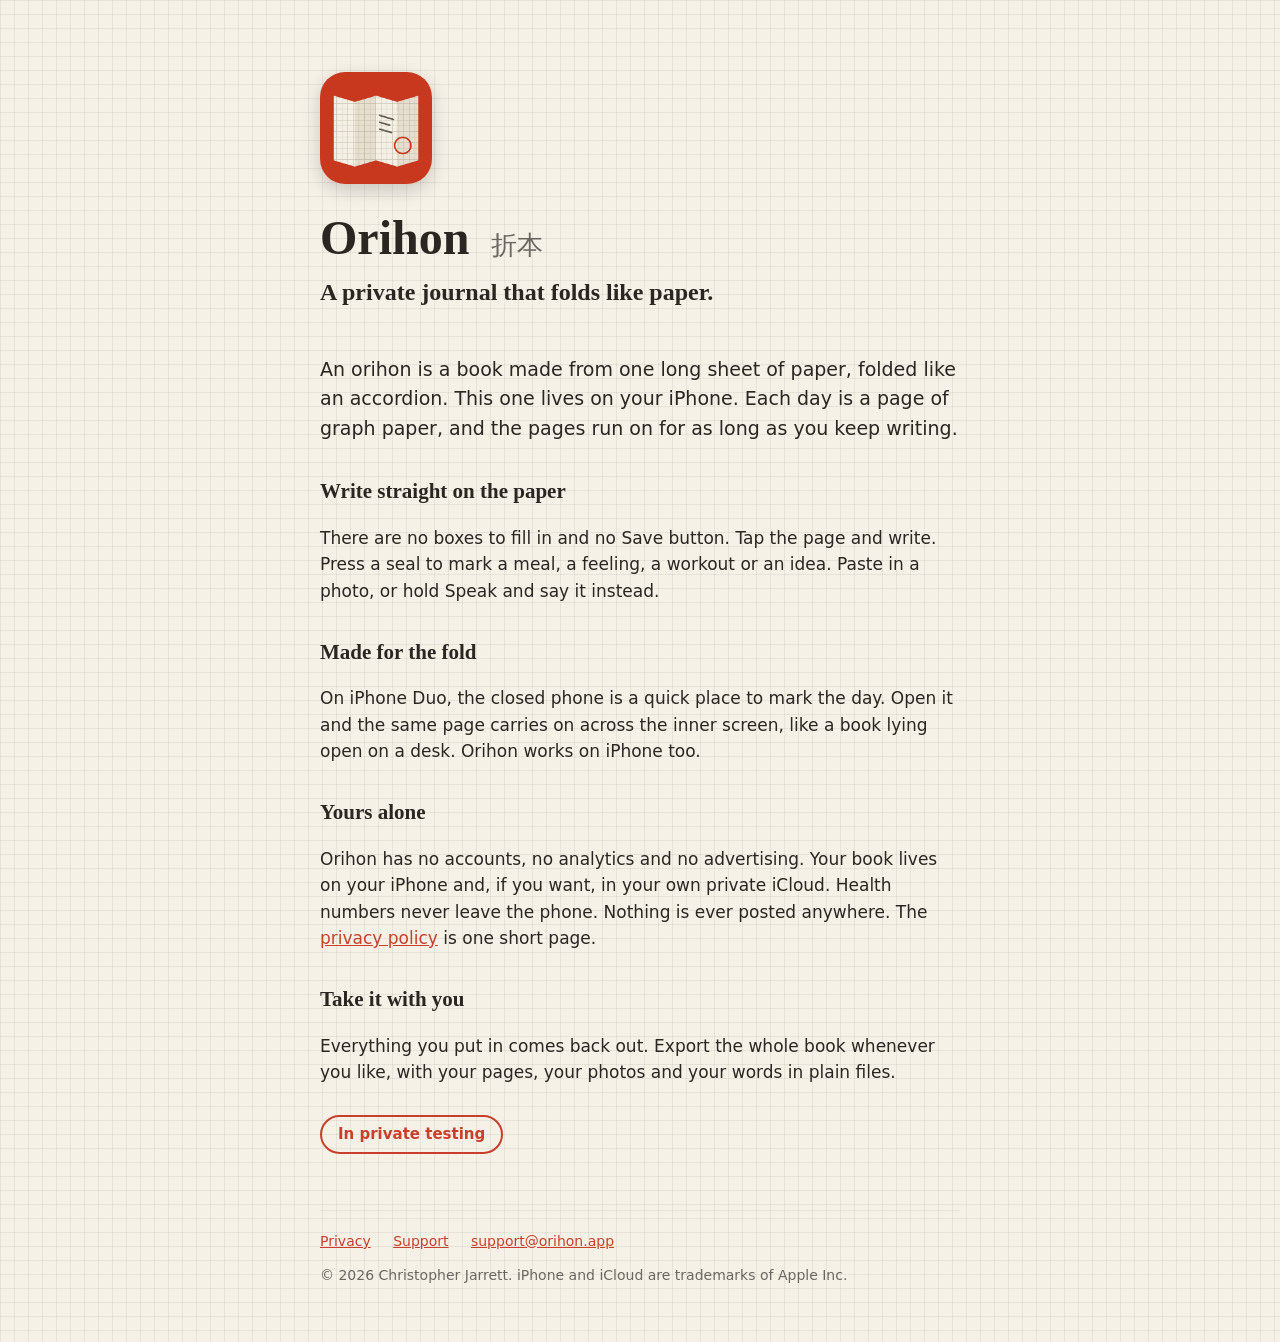
<file: index.html>
<!doctype html>
<html lang="en">
<head>
<meta charset="utf-8">
<meta name="viewport" content="width=device-width, initial-scale=1">
<title>Orihon, a private journal that folds like paper</title>
<meta name="description" content="Orihon is a private journal for iPhone Duo and iPhone. Write straight on the paper. No accounts, no analytics, nothing posted anywhere.">
<link rel="canonical" href="https://orihon.app/">
<link rel="icon" type="image/png" href="favicon.png">
<link rel="apple-touch-icon" href="apple-touch-icon.png">
<link rel="stylesheet" href="style.css">
</head>
<body class="paper">
<main>
<header class="masthead">
  <img class="light" src="icon-light.png" width="112" height="112" alt="The Orihon app icon: a folded sheet of graph paper with three written lines and a seal ring">
  <img class="dark" src="icon-dark.png" width="112" height="112" alt="The Orihon app icon: a folded sheet of graph paper with three written lines and a seal ring">
  <h1>Orihon <span lang="ja">折本</span></h1>
  <p class="tagline">A private journal that folds like paper.</p>
</header>

<p class="lede">An orihon is a book made from one long sheet of paper, folded like an accordion. This one lives on your iPhone. Each day is a page of graph paper, and the pages run on for as long as you keep writing.</p>

<h2>Write straight on the paper</h2>
<p>There are no boxes to fill in and no Save button. Tap the page and write. Press a seal to mark a meal, a feeling, a workout or an idea. Paste in a photo, or hold Speak and say it instead.</p>

<h2>Made for the fold</h2>
<p>On iPhone Duo, the closed phone is a quick place to mark the day. Open it and the same page carries on across the inner screen, like a book lying open on a desk. Orihon works on iPhone too.</p>

<h2>Yours alone</h2>
<p>Orihon has no accounts, no analytics and no advertising. Your book lives on your iPhone and, if you want, in your own private iCloud. Health numbers never leave the phone. Nothing is ever posted anywhere. The <a href="privacy/">privacy policy</a> is one short page.</p>

<h2>Take it with you</h2>
<p>Everything you put in comes back out. Export the whole book whenever you like, with your pages, your photos and your words in plain files.</p>

<p class="seal">In private testing</p>
</main>

<footer>
  <nav>
    <a href="privacy/">Privacy</a>
    <a href="support/">Support</a>
    <a href="mailto:support@orihon.app">support@orihon.app</a>
  </nav>
  <p>© 2026 Christopher Jarrett. iPhone and iCloud are trademarks of Apple Inc.</p>
</footer>
</body>
</html>
</file>
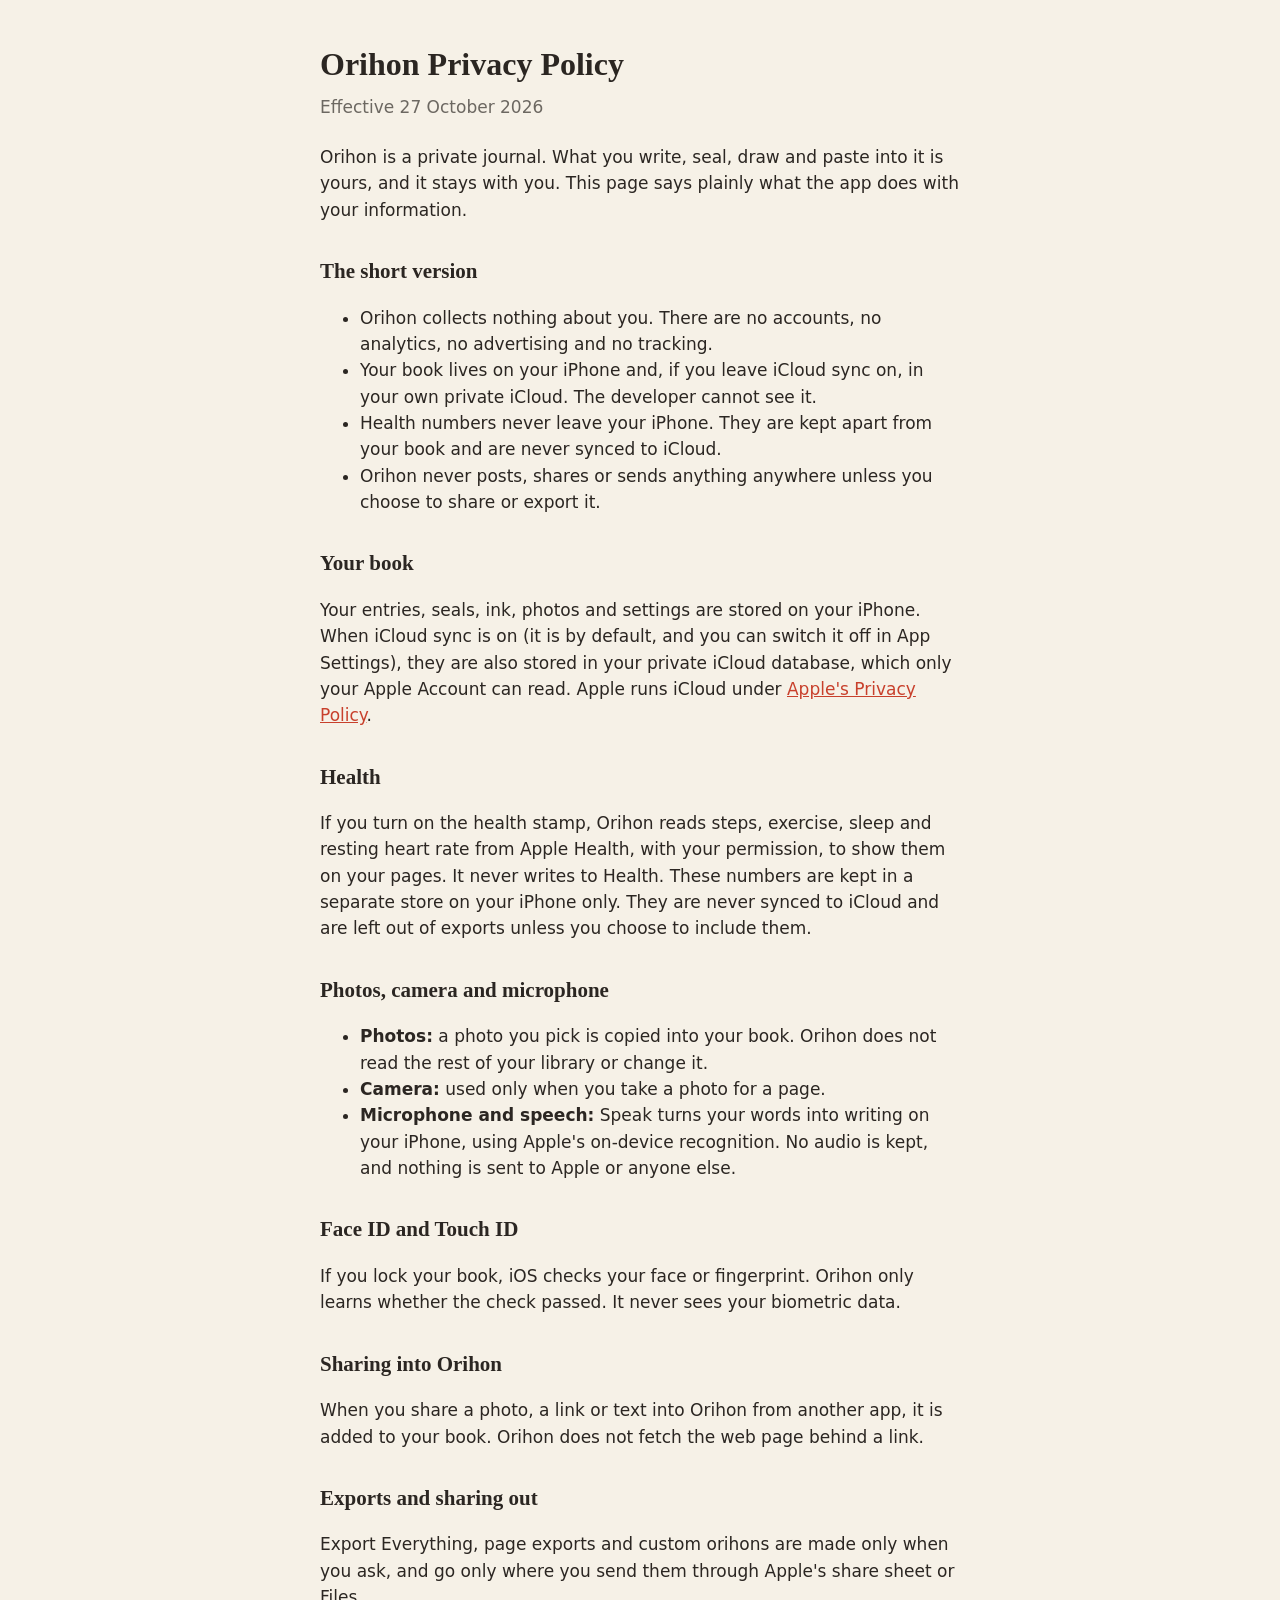
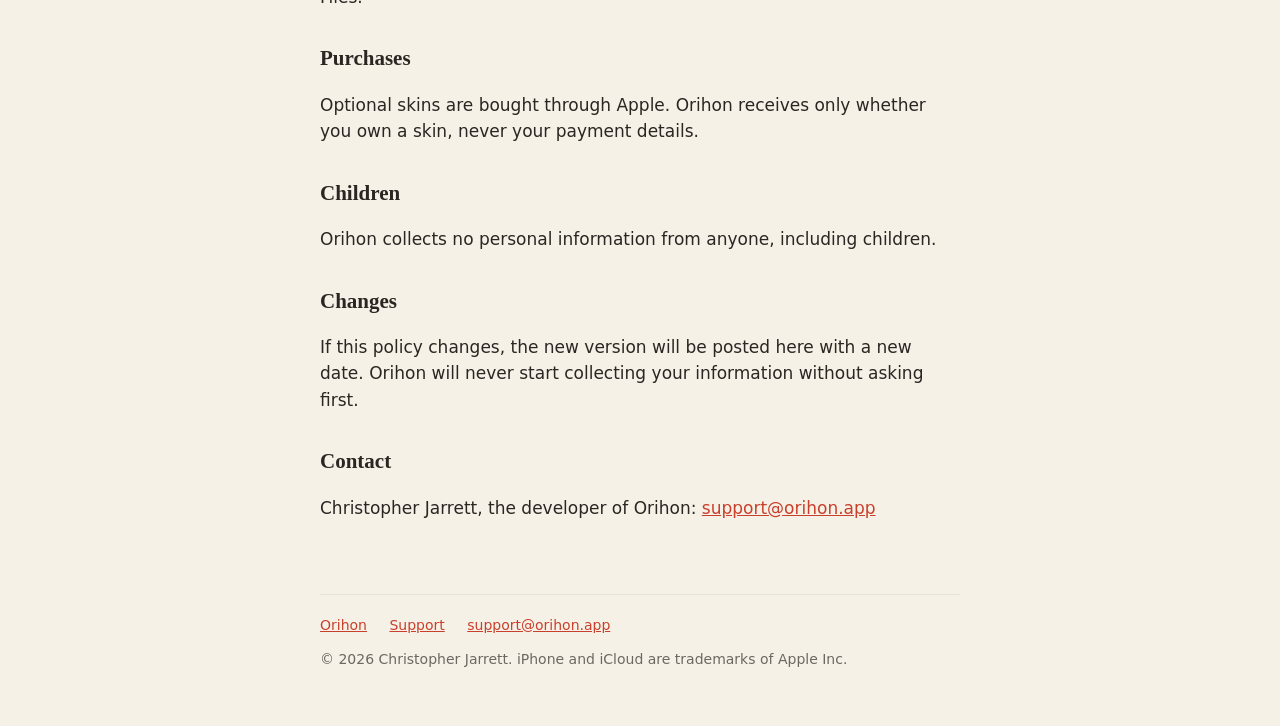
<file: privacy/index.html>
<!doctype html>
<html lang="en">
<head>
<meta charset="utf-8">
<meta name="viewport" content="width=device-width, initial-scale=1">
<title>Orihon Privacy Policy</title>
<link rel="canonical" href="https://orihon.app/privacy/">
<link rel="icon" type="image/png" href="../favicon.png">
<link rel="apple-touch-icon" href="../apple-touch-icon.png">
<link rel="stylesheet" href="../style.css">
</head>
<body>
<main>
<h1>Orihon Privacy Policy</h1>
<p class="date">Effective 27 October 2026</p>

<p>Orihon is a private journal. What you write, seal, draw and paste into it is yours, and it stays with you. This page says plainly what the app does with your information.</p>

<h2>The short version</h2>
<ul>
  <li>Orihon collects nothing about you. There are no accounts, no analytics, no advertising and no tracking.</li>
  <li>Your book lives on your iPhone and, if you leave iCloud sync on, in your own private iCloud. The developer cannot see it.</li>
  <li>Health numbers never leave your iPhone. They are kept apart from your book and are never synced to iCloud.</li>
  <li>Orihon never posts, shares or sends anything anywhere unless you choose to share or export it.</li>
</ul>

<h2>Your book</h2>
<p>Your entries, seals, ink, photos and settings are stored on your iPhone. When iCloud sync is on (it is by default, and you can switch it off in App Settings), they are also stored in your private iCloud database, which only your Apple Account can read. Apple runs iCloud under <a href="https://www.apple.com/legal/privacy/">Apple's Privacy Policy</a>.</p>

<h2>Health</h2>
<p>If you turn on the health stamp, Orihon reads steps, exercise, sleep and resting heart rate from Apple Health, with your permission, to show them on your pages. It never writes to Health. These numbers are kept in a separate store on your iPhone only. They are never synced to iCloud and are left out of exports unless you choose to include them.</p>

<h2>Photos, camera and microphone</h2>
<ul>
  <li><strong>Photos:</strong> a photo you pick is copied into your book. Orihon does not read the rest of your library or change it.</li>
  <li><strong>Camera:</strong> used only when you take a photo for a page.</li>
  <li><strong>Microphone and speech:</strong> Speak turns your words into writing on your iPhone, using Apple's on-device recognition. No audio is kept, and nothing is sent to Apple or anyone else.</li>
</ul>

<h2>Face ID and Touch ID</h2>
<p>If you lock your book, iOS checks your face or fingerprint. Orihon only learns whether the check passed. It never sees your biometric data.</p>

<h2>Sharing into Orihon</h2>
<p>When you share a photo, a link or text into Orihon from another app, it is added to your book. Orihon does not fetch the web page behind a link.</p>

<h2>Exports and sharing out</h2>
<p>Export Everything, page exports and custom orihons are made only when you ask, and go only where you send them through Apple's share sheet or Files.</p>

<h2>Purchases</h2>
<p>Optional skins are bought through Apple. Orihon receives only whether you own a skin, never your payment details.</p>

<h2>Children</h2>
<p>Orihon collects no personal information from anyone, including children.</p>

<h2>Changes</h2>
<p>If this policy changes, the new version will be posted here with a new date. Orihon will never start collecting your information without asking first.</p>

<h2>Contact</h2>
<p>Christopher Jarrett, the developer of Orihon: <a href="mailto:support@orihon.app">support@orihon.app</a></p>
</main>

<footer>
  <nav>
    <a href="../">Orihon</a>
    <a href="../support/">Support</a>
    <a href="mailto:support@orihon.app">support@orihon.app</a>
  </nav>
  <p>© 2026 Christopher Jarrett. iPhone and iCloud are trademarks of Apple Inc.</p>
</footer>
</body>
</html>
</file>
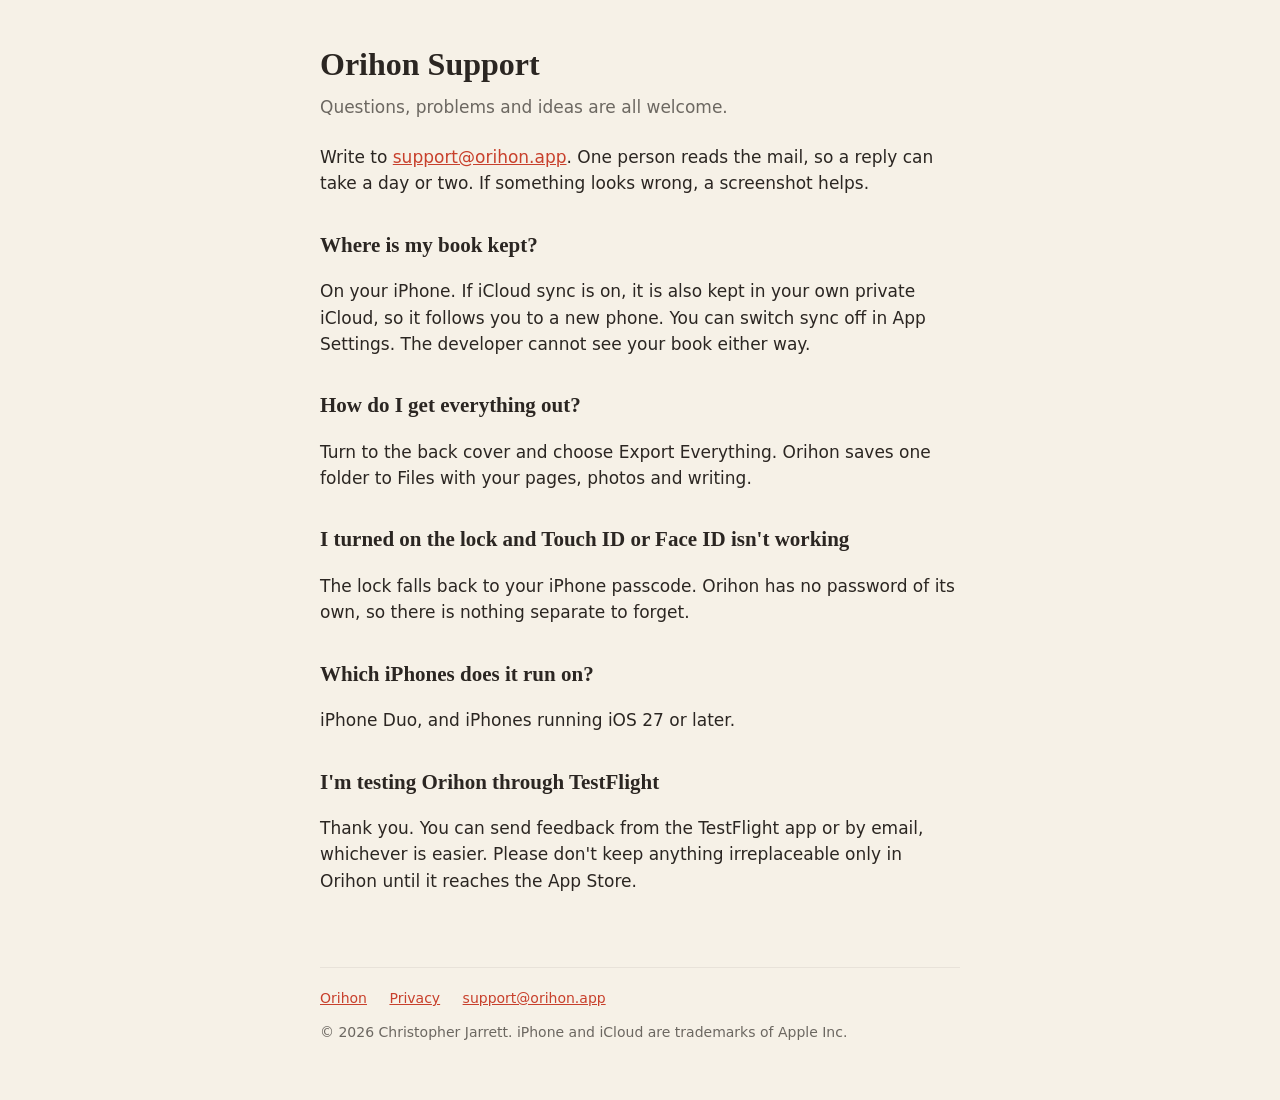
<file: support/index.html>
<!doctype html>
<html lang="en">
<head>
<meta charset="utf-8">
<meta name="viewport" content="width=device-width, initial-scale=1">
<title>Orihon Support</title>
<meta name="description" content="Help with Orihon, the private journal for iPhone Duo and iPhone.">
<link rel="canonical" href="https://orihon.app/support/">
<link rel="icon" type="image/png" href="../favicon.png">
<link rel="apple-touch-icon" href="../apple-touch-icon.png">
<link rel="stylesheet" href="../style.css">
</head>
<body>
<main>
<h1>Orihon Support</h1>
<p class="date">Questions, problems and ideas are all welcome.</p>

<p>Write to <a href="mailto:support@orihon.app">support@orihon.app</a>. One person reads the mail, so a reply can take a day or two. If something looks wrong, a screenshot helps.</p>

<h2>Where is my book kept?</h2>
<p>On your iPhone. If iCloud sync is on, it is also kept in your own private iCloud, so it follows you to a new phone. You can switch sync off in App Settings. The developer cannot see your book either way.</p>

<h2>How do I get everything out?</h2>
<p>Turn to the back cover and choose Export Everything. Orihon saves one folder to Files with your pages, photos and writing.</p>

<h2>I turned on the lock and Touch ID or Face ID isn't working</h2>
<p>The lock falls back to your iPhone passcode. Orihon has no password of its own, so there is nothing separate to forget.</p>

<h2>Which iPhones does it run on?</h2>
<p>iPhone Duo, and iPhones running iOS 27 or later.</p>

<h2>I'm testing Orihon through TestFlight</h2>
<p>Thank you. You can send feedback from the TestFlight app or by email, whichever is easier. Please don't keep anything irreplaceable only in Orihon until it reaches the App Store.</p>
</main>

<footer>
  <nav>
    <a href="../">Orihon</a>
    <a href="../privacy/">Privacy</a>
    <a href="mailto:support@orihon.app">support@orihon.app</a>
  </nav>
  <p>© 2026 Christopher Jarrett. iPhone and iCloud are trademarks of Apple Inc.</p>
</footer>
</body>
</html>
</file>
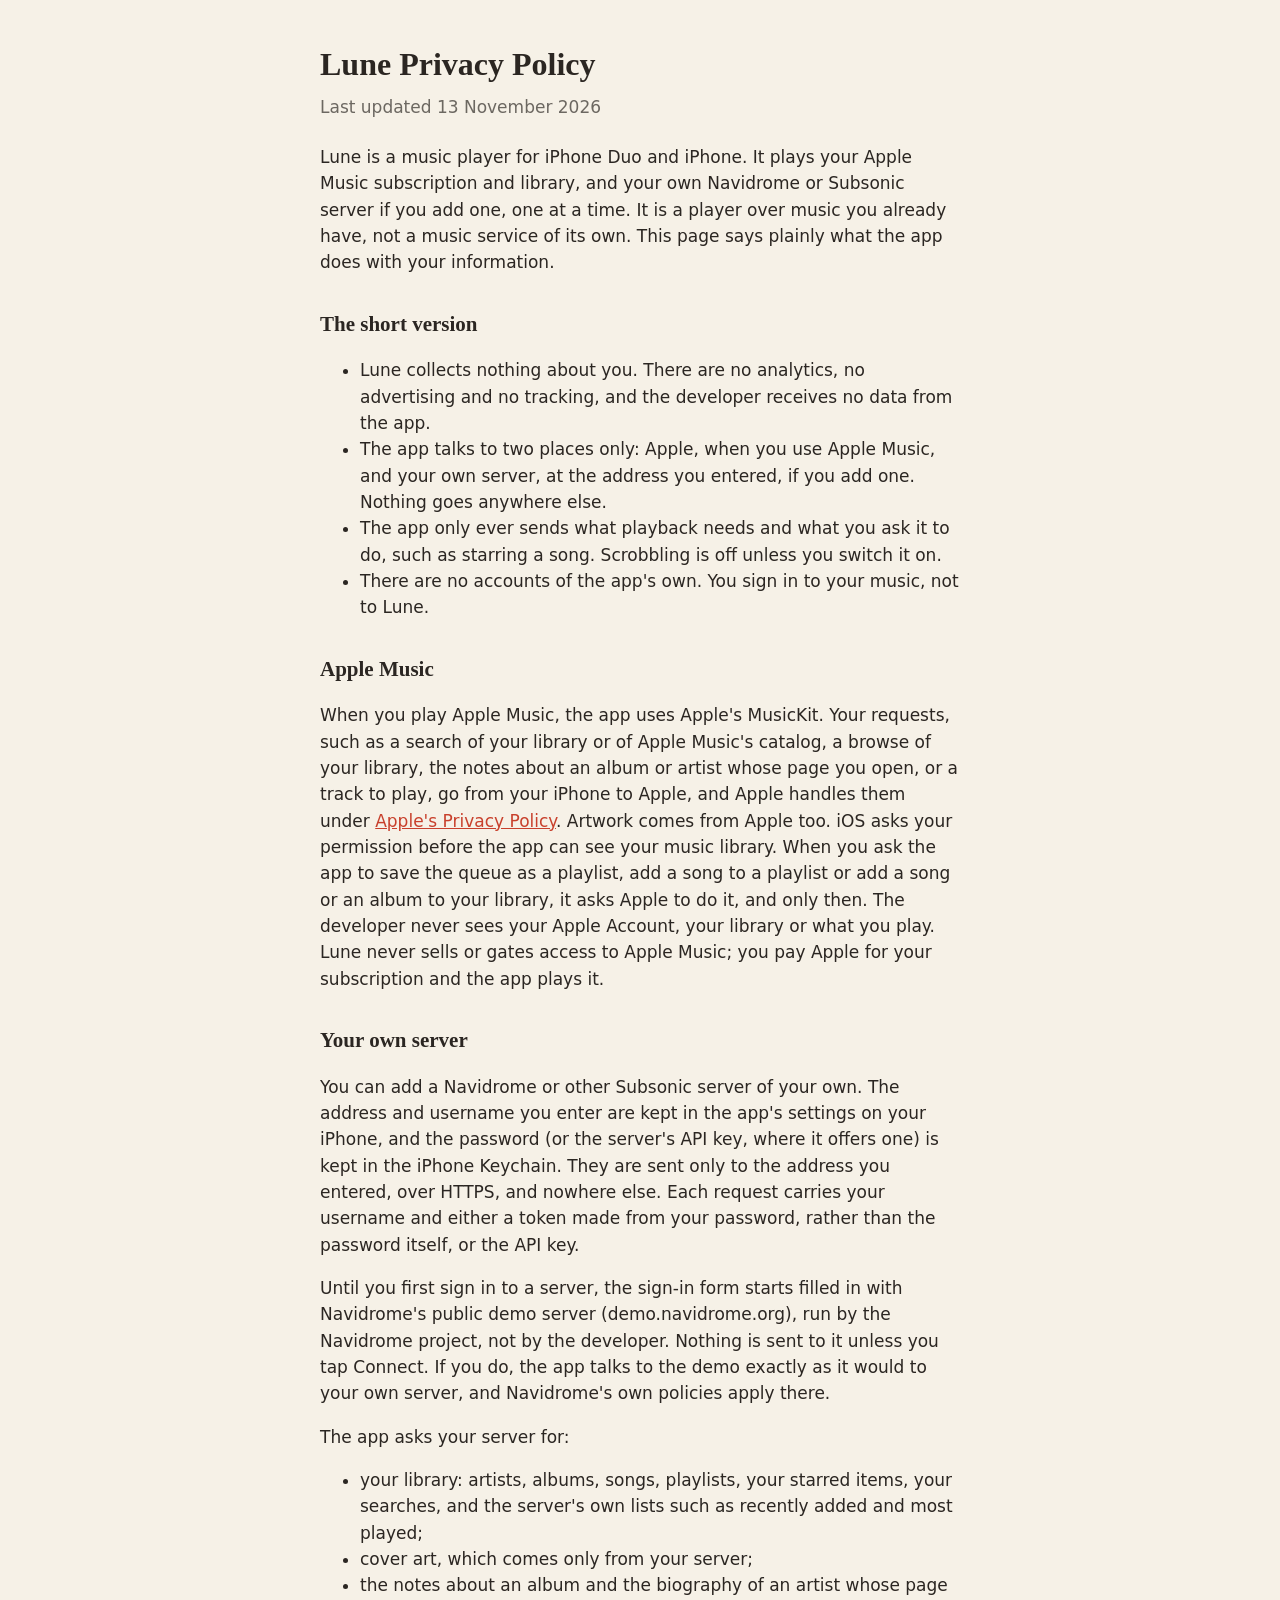
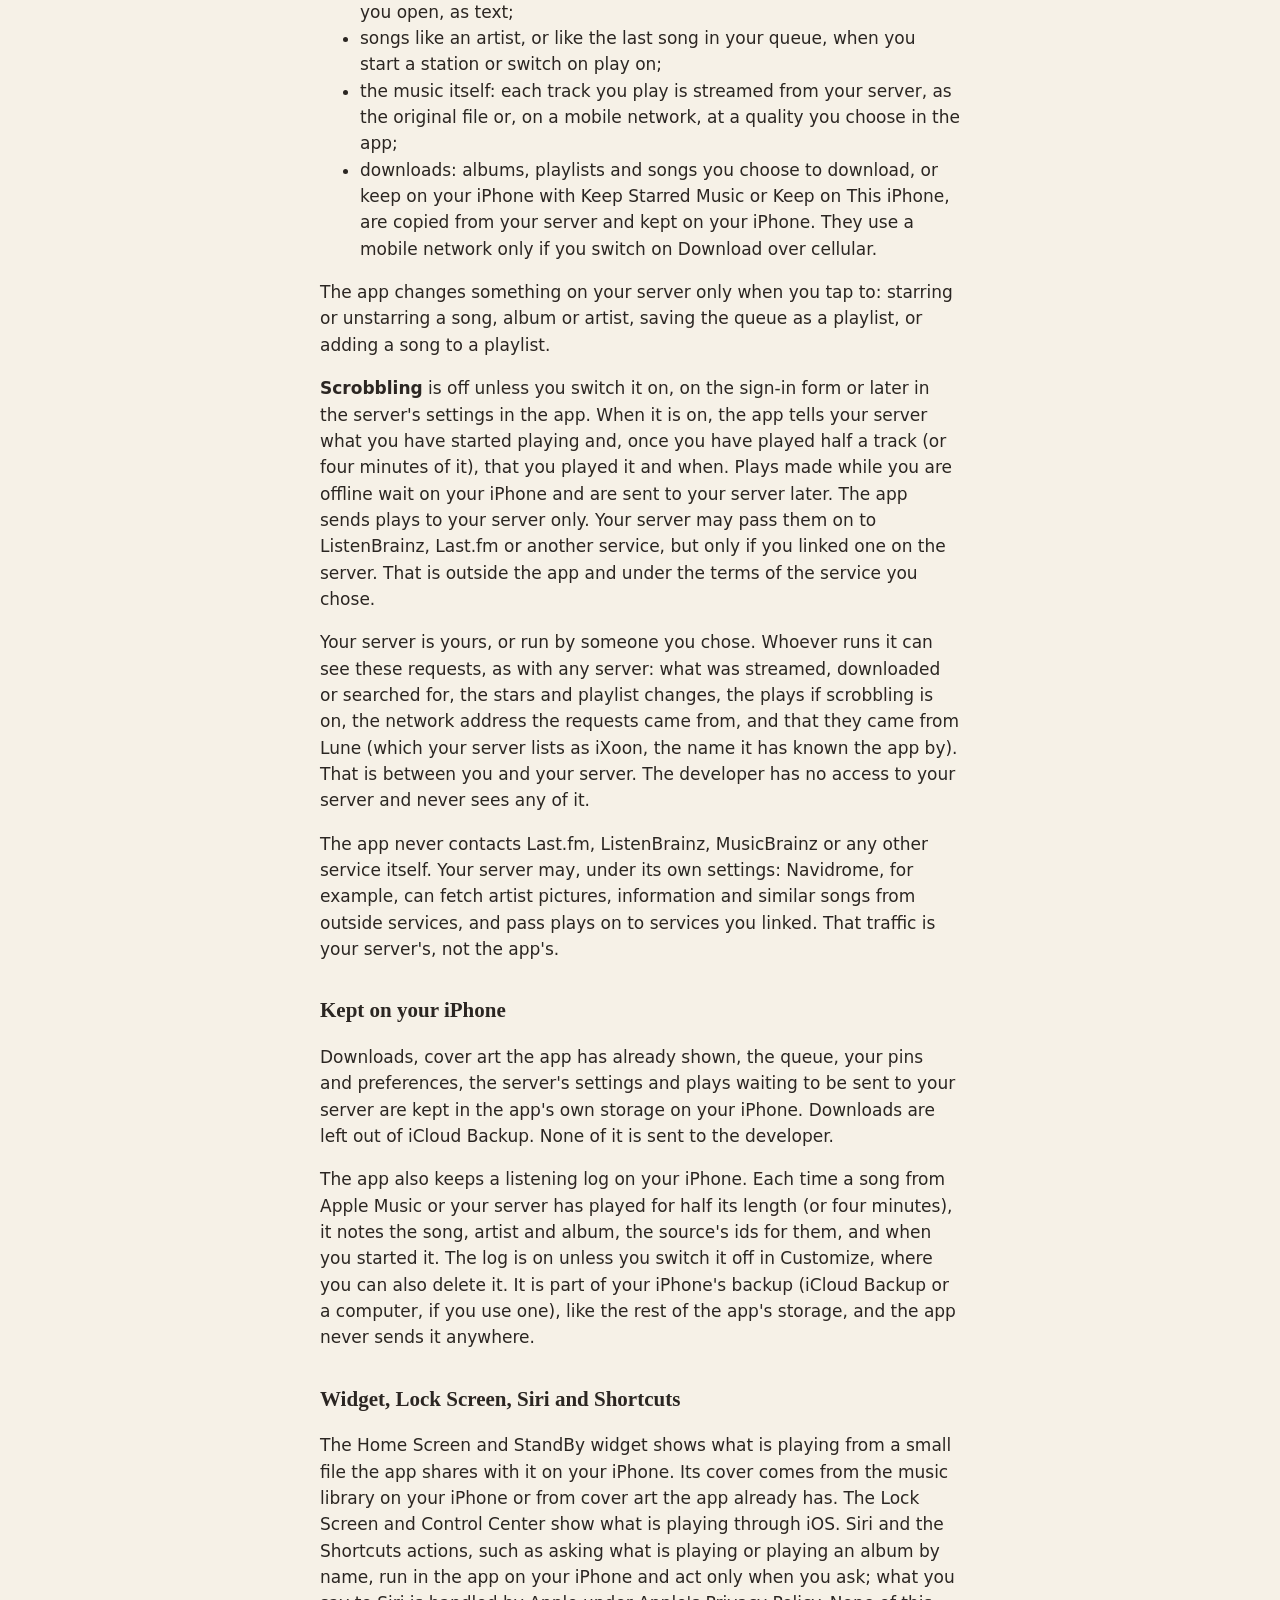
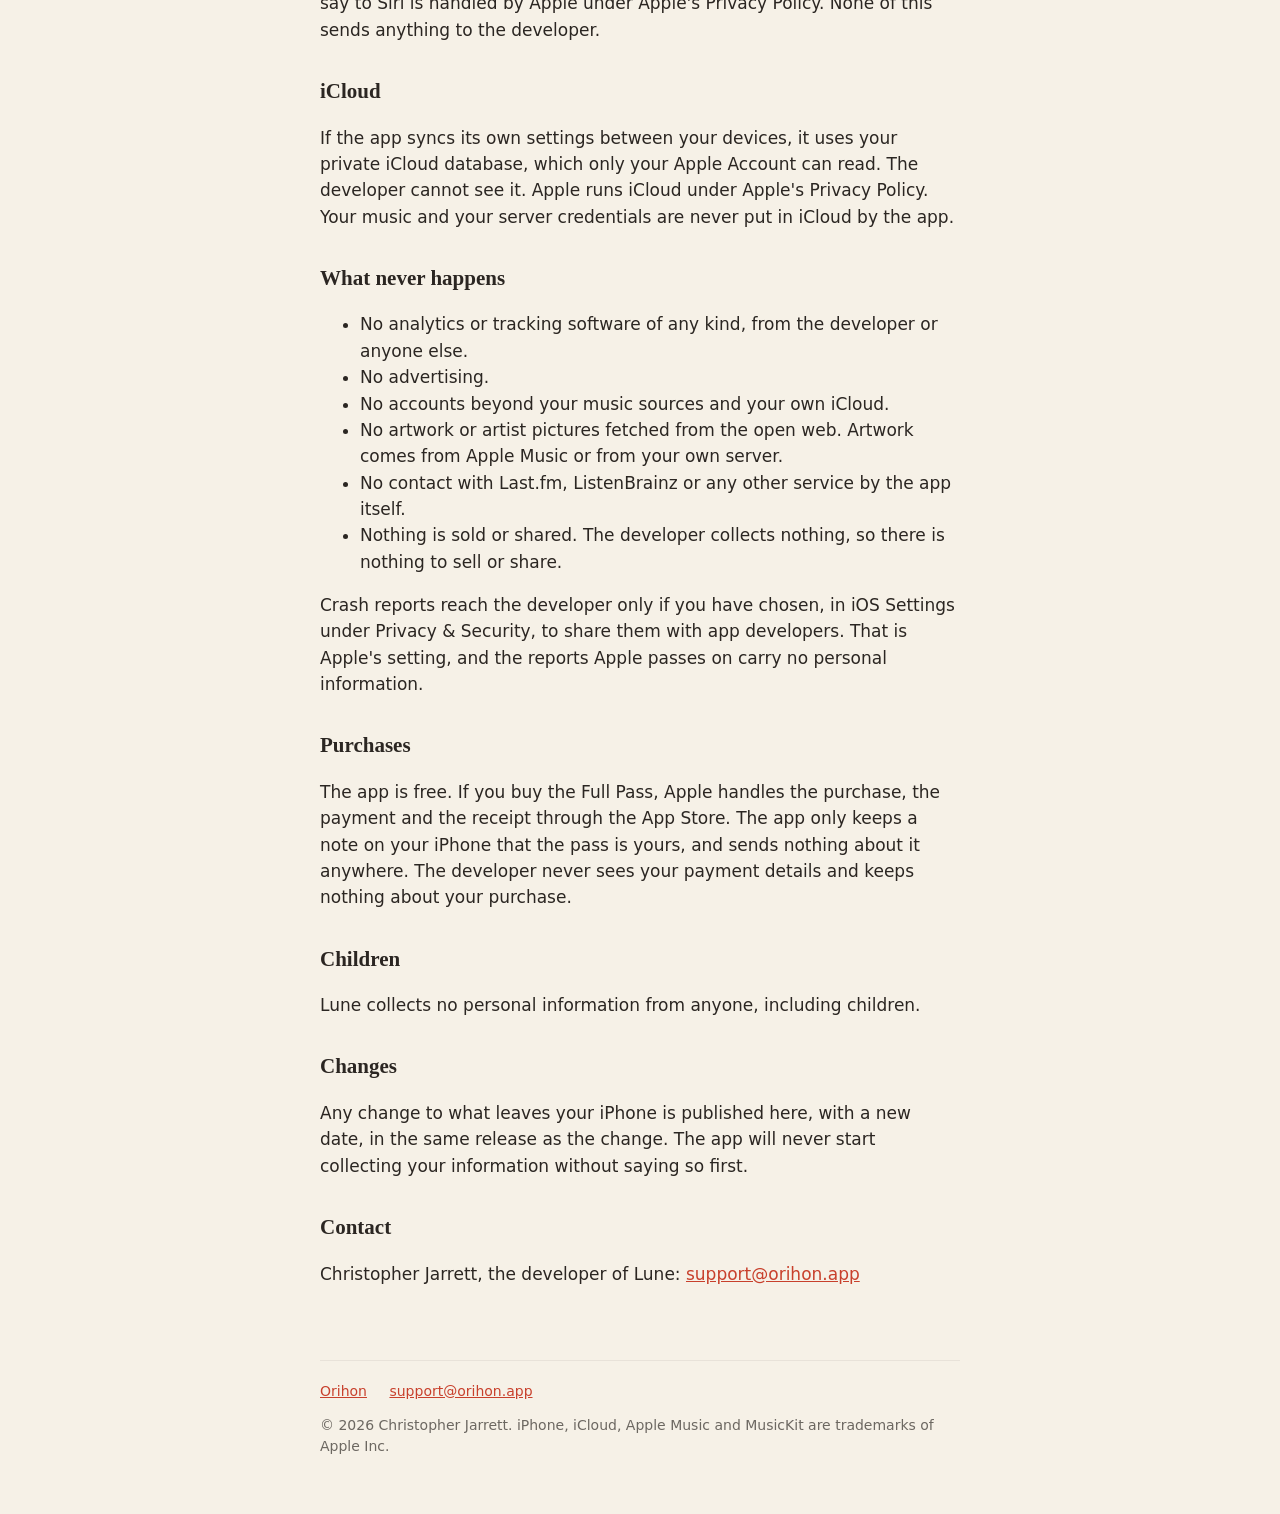
<file: ixoon/privacy/index.html>
<!doctype html>
<html lang="en">
<head>
<meta charset="utf-8">
<meta name="viewport" content="width=device-width, initial-scale=1">
<title>Lune Privacy Policy</title>
<meta name="robots" content="noindex">
<link rel="canonical" href="https://orihon.app/lune/privacy/">
<meta http-equiv="refresh" content="0; url=/lune/privacy/">
<link rel="stylesheet" href="../../style.css">
</head>
<body>
<main>
<h1>Lune Privacy Policy</h1>
<p>This page has moved to <a href="/lune/privacy/">orihon.app/lune/privacy/</a>.</p>
</main>
</body>
</html>
</file>
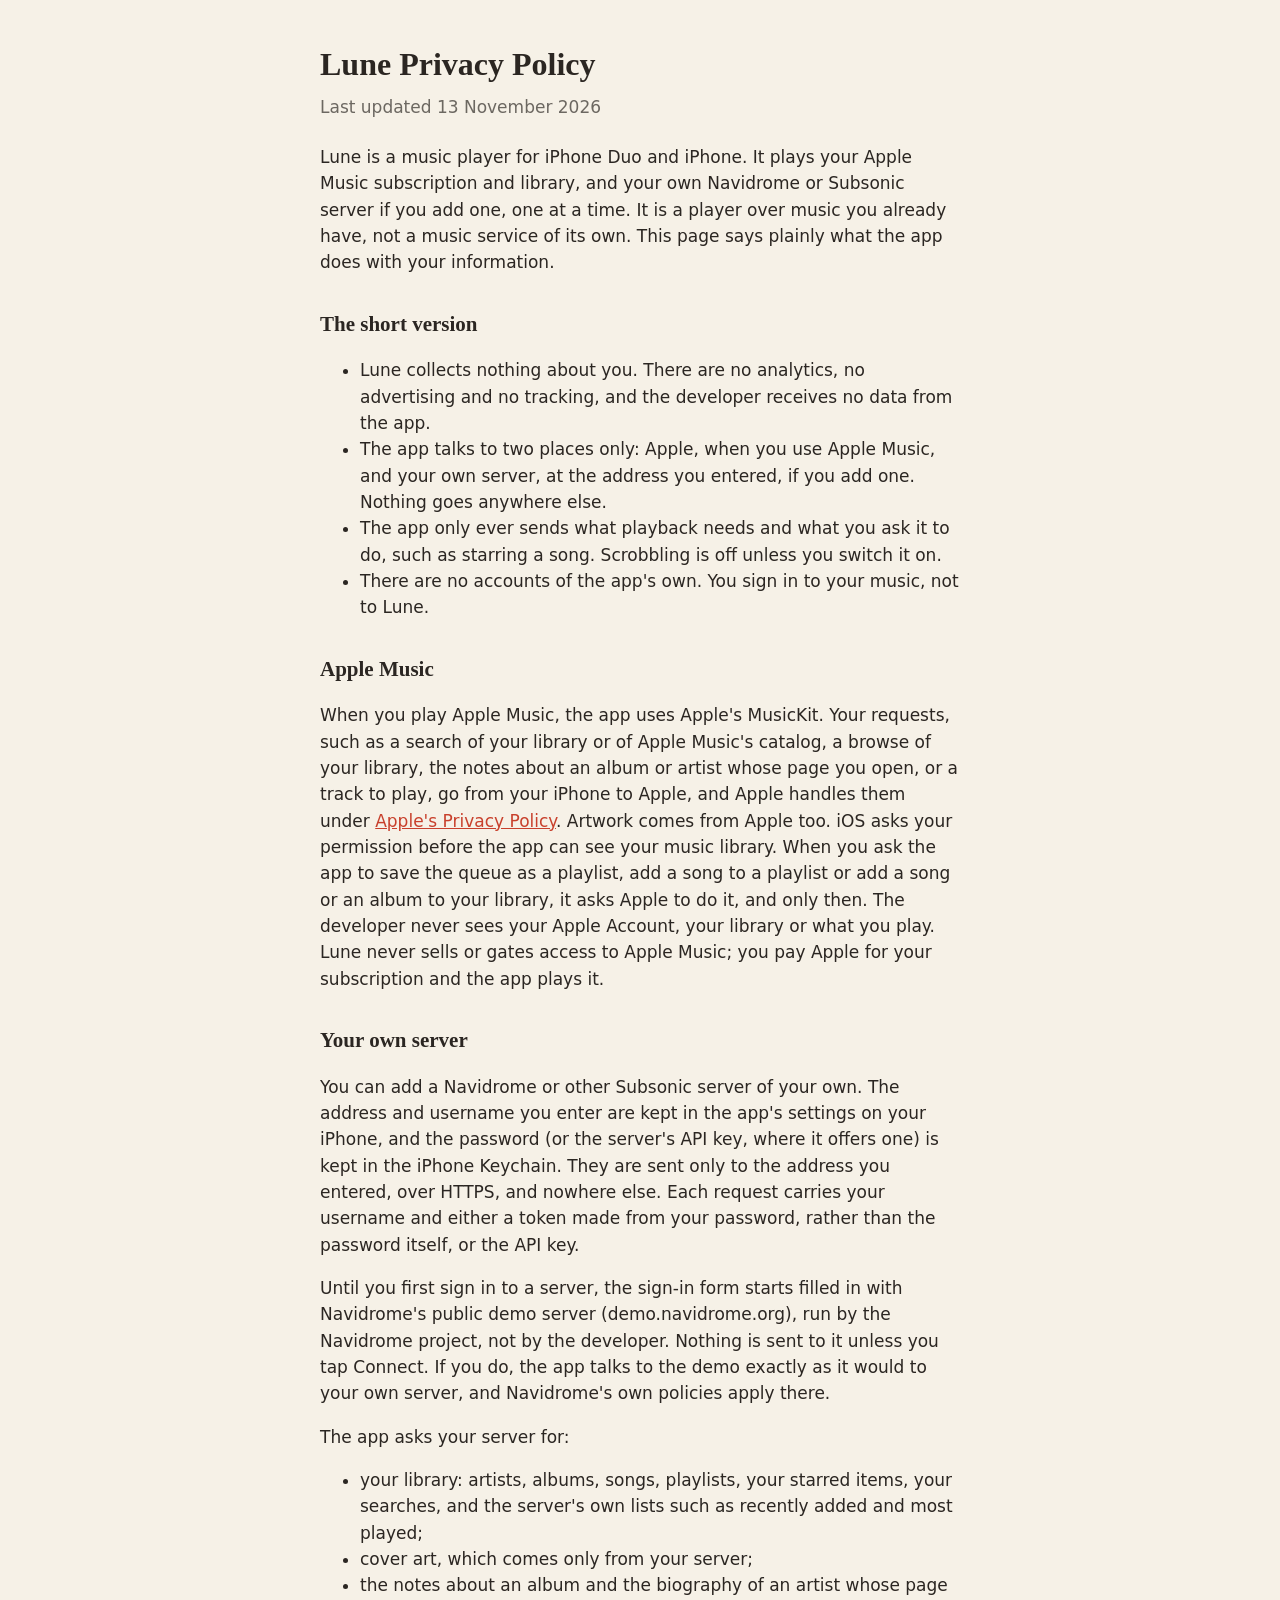
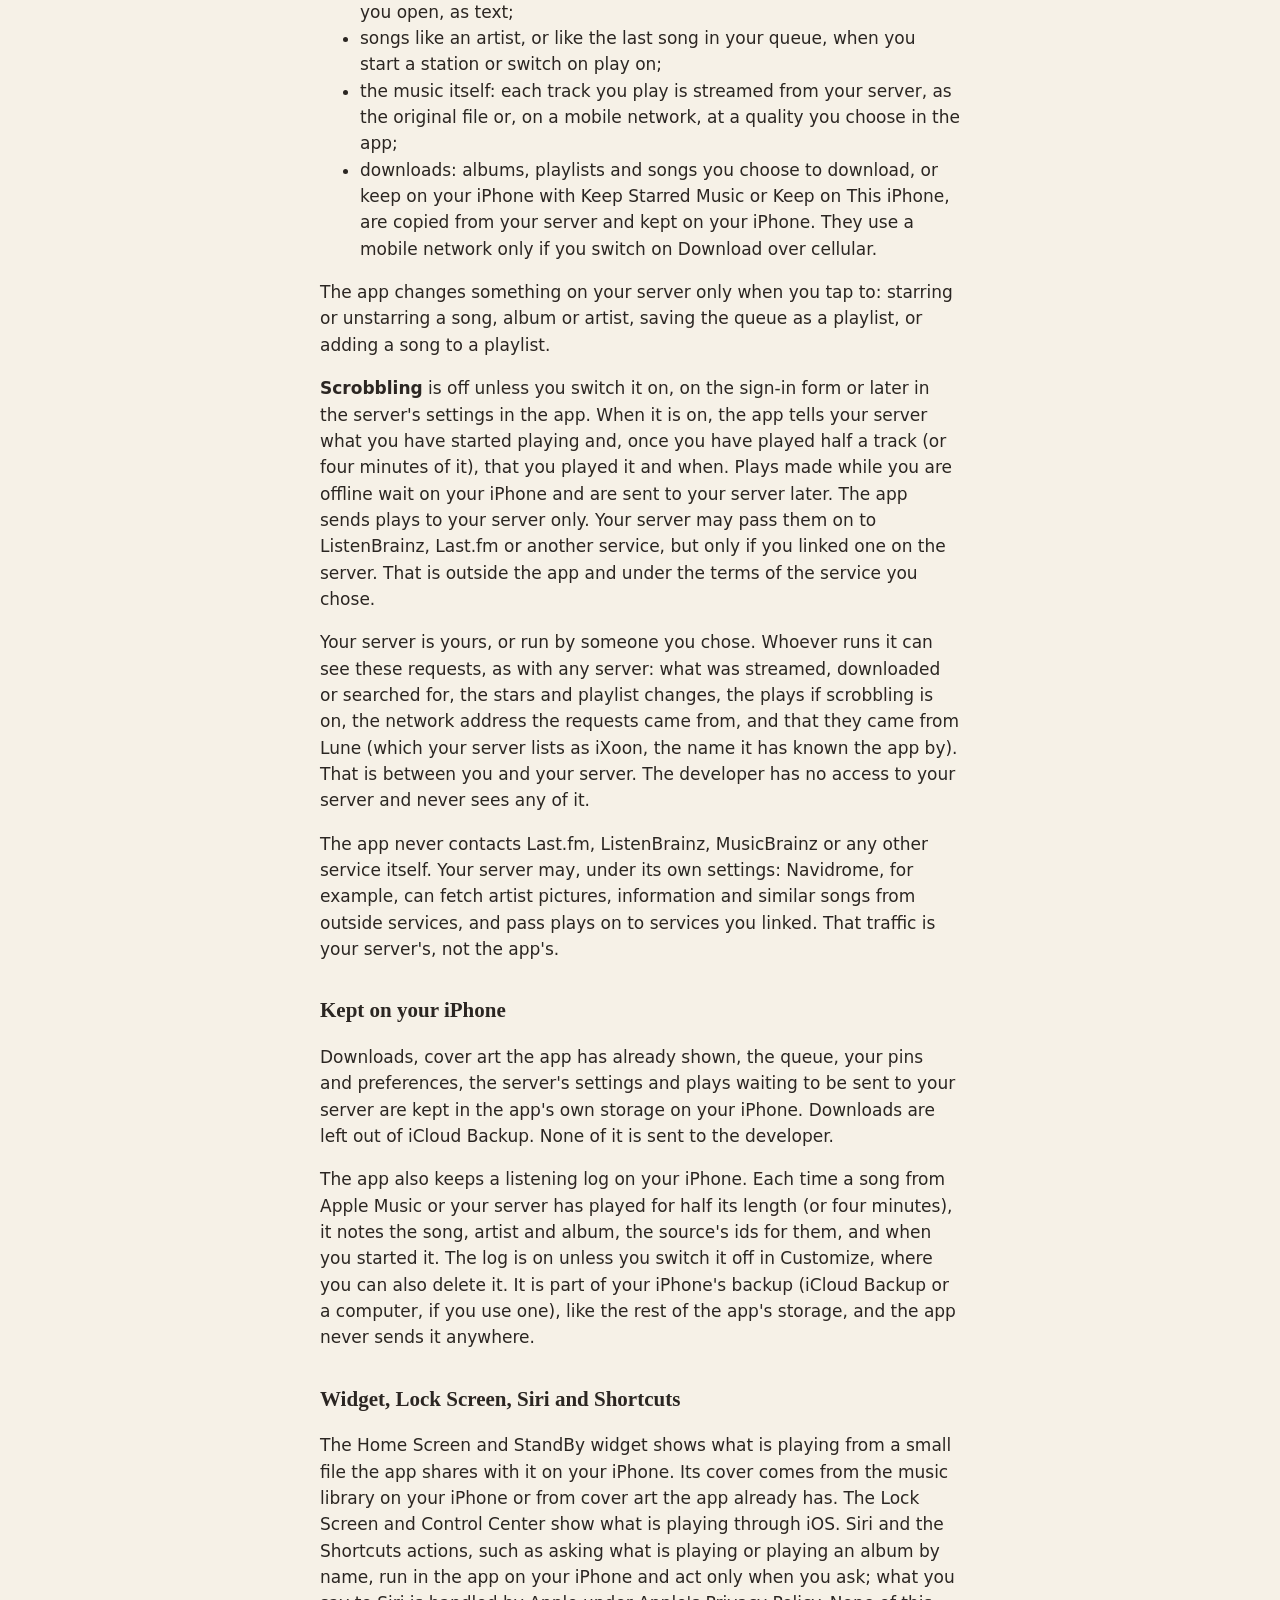
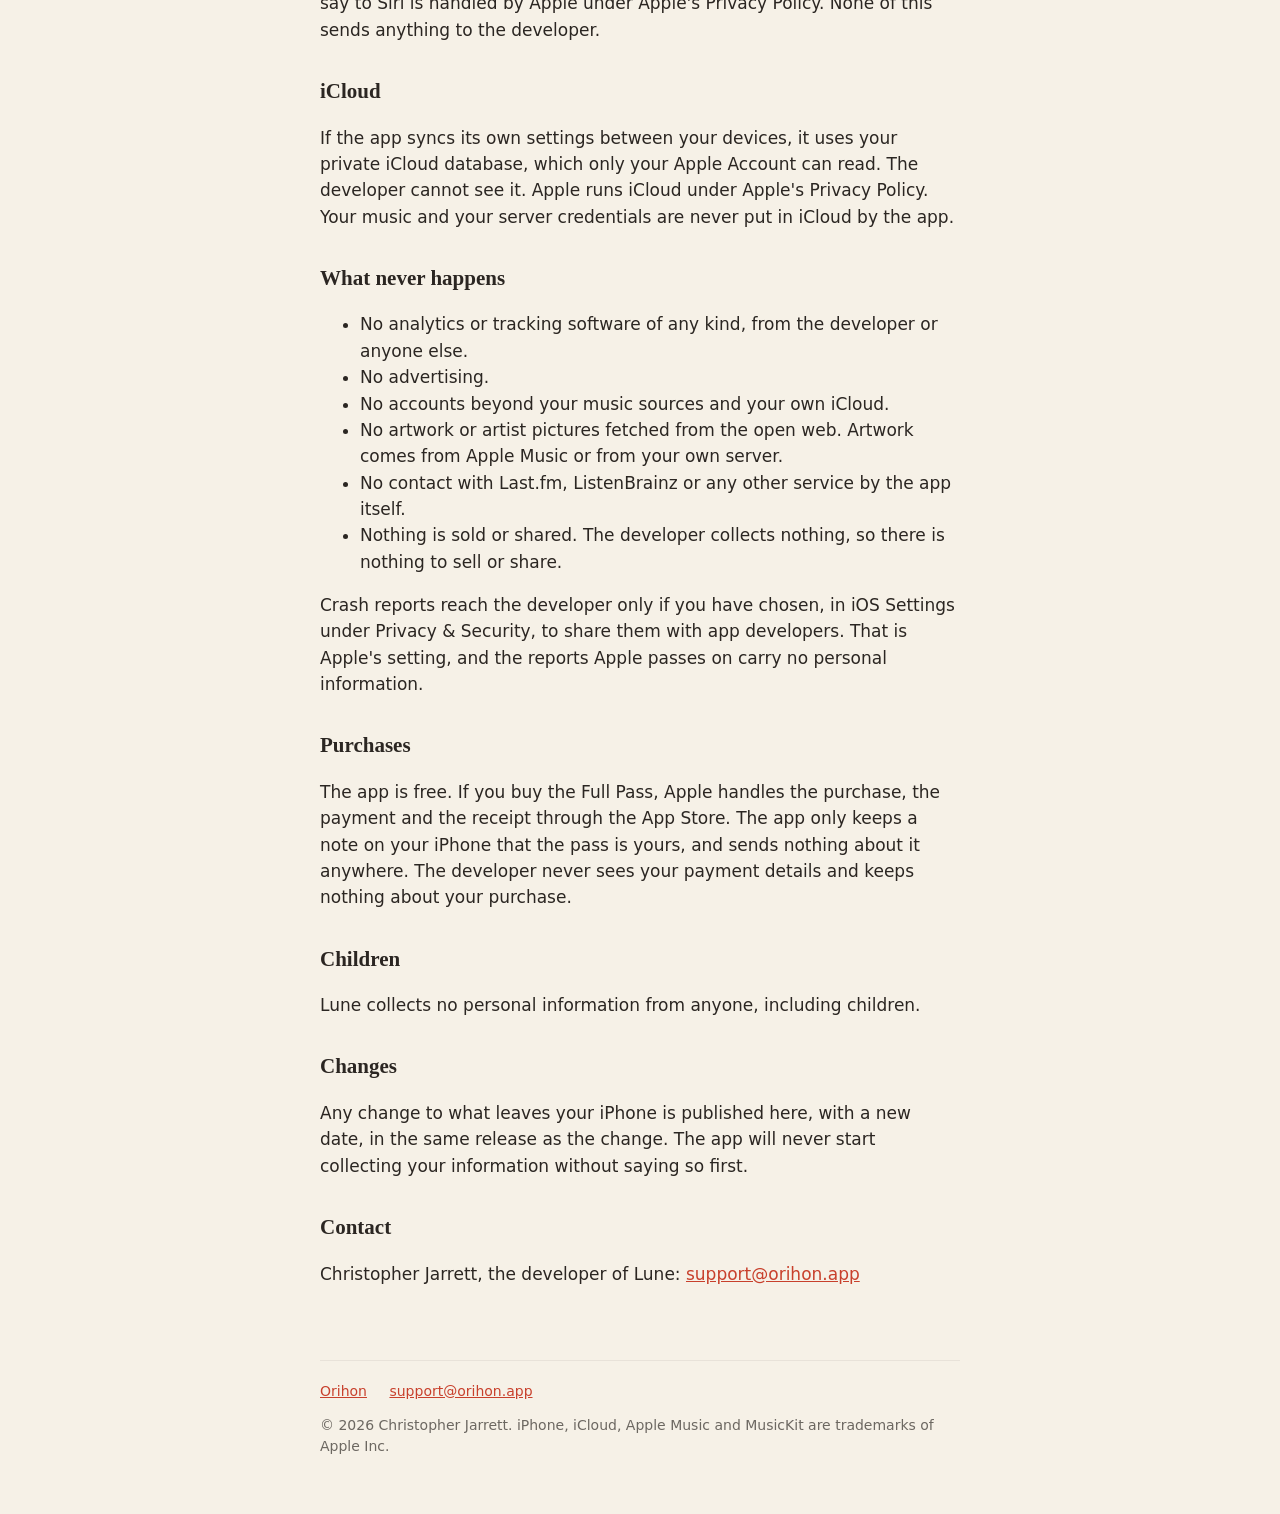
<file: lune/privacy/index.html>
<!doctype html>
<html lang="en">
<head>
<meta charset="utf-8">
<meta name="viewport" content="width=device-width, initial-scale=1">
<title>Lune Privacy Policy</title>
<meta name="description" content="What Lune, a music player for your own Apple Music subscription or your own Navidrome server, does with your information. One short page.">
<link rel="canonical" href="https://orihon.app/lune/privacy/">
<link rel="stylesheet" href="../../style.css">
</head>
<body>
<main>
<h1>Lune Privacy Policy</h1>
<p class="date">Last updated 13 November 2026</p>

<p>Lune is a music player for iPhone Duo and iPhone. It plays your Apple Music subscription and library, and your own Navidrome or Subsonic server if you add one, one at a time. It is a player over music you already have, not a music service of its own. This page says plainly what the app does with your information.</p>


<h2>The short version</h2>
<ul>
  <li>Lune collects nothing about you. There are no analytics, no advertising and no tracking, and the developer receives no data from the app.</li>
  <li>The app talks to two places only: Apple, when you use Apple Music, and your own server, at the address you entered, if you add one. Nothing goes anywhere else.</li>
  <li>The app only ever sends what playback needs and what you ask it to do, such as starring a song. Scrobbling is off unless you switch it on.</li>
  <li>There are no accounts of the app's own. You sign in to your music, not to Lune.</li>
</ul>

<h2>Apple Music</h2>
<p>When you play Apple Music, the app uses Apple's MusicKit. Your requests, such as a search of your library or of Apple Music's catalog, a browse of your library, the notes about an album or artist whose page you open, or a track to play, go from your iPhone to Apple, and Apple handles them under <a href="https://www.apple.com/legal/privacy/">Apple's Privacy Policy</a>. Artwork comes from Apple too. iOS asks your permission before the app can see your music library. When you ask the app to save the queue as a playlist, add a song to a playlist or add a song or an album to your library, it asks Apple to do it, and only then. The developer never sees your Apple Account, your library or what you play. Lune never sells or gates access to Apple Music; you pay Apple for your subscription and the app plays it.</p>

<h2>Your own server</h2>
<p>You can add a Navidrome or other Subsonic server of your own. The address and username you enter are kept in the app's settings on your iPhone, and the password (or the server's API key, where it offers one) is kept in the iPhone Keychain. They are sent only to the address you entered, over HTTPS, and nowhere else. Each request carries your username and either a token made from your password, rather than the password itself, or the API key.</p>
<p>Until you first sign in to a server, the sign-in form starts filled in with Navidrome's public demo server (demo.navidrome.org), run by the Navidrome project, not by the developer. Nothing is sent to it unless you tap Connect. If you do, the app talks to the demo exactly as it would to your own server, and Navidrome's own policies apply there.</p>
<p>The app asks your server for:</p>
<ul>
  <li>your library: artists, albums, songs, playlists, your starred items, your searches, and the server's own lists such as recently added and most played;</li>
  <li>cover art, which comes only from your server;</li>
  <li>the notes about an album and the biography of an artist whose page you open, as text;</li>
  <li>songs like an artist, or like the last song in your queue, when you start a station or switch on play on;</li>
  <li>the music itself: each track you play is streamed from your server, as the original file or, on a mobile network, at a quality you choose in the app;</li>
  <li>downloads: albums, playlists and songs you choose to download, or keep on your iPhone with Keep Starred Music or Keep on This iPhone, are copied from your server and kept on your iPhone. They use a mobile network only if you switch on Download over cellular.</li>
</ul>
<p>The app changes something on your server only when you tap to: starring or unstarring a song, album or artist, saving the queue as a playlist, or adding a song to a playlist.</p>
<p><strong>Scrobbling</strong> is off unless you switch it on, on the sign-in form or later in the server's settings in the app. When it is on, the app tells your server what you have started playing and, once you have played half a track (or four minutes of it), that you played it and when. Plays made while you are offline wait on your iPhone and are sent to your server later. The app sends plays to your server only. Your server may pass them on to ListenBrainz, Last.fm or another service, but only if you linked one on the server. That is outside the app and under the terms of the service you chose.</p>
<p>Your server is yours, or run by someone you chose. Whoever runs it can see these requests, as with any server: what was streamed, downloaded or searched for, the stars and playlist changes, the plays if scrobbling is on, the network address the requests came from, and that they came from Lune (which your server lists as iXoon, the name it has known the app by). That is between you and your server. The developer has no access to your server and never sees any of it.</p>
<p>The app never contacts Last.fm, ListenBrainz, MusicBrainz or any other service itself. Your server may, under its own settings: Navidrome, for example, can fetch artist pictures, information and similar songs from outside services, and pass plays on to services you linked. That traffic is your server's, not the app's.</p>

<h2>Kept on your iPhone</h2>
<p>Downloads, cover art the app has already shown, the queue, your pins and preferences, the server's settings and plays waiting to be sent to your server are kept in the app's own storage on your iPhone. Downloads are left out of iCloud Backup. None of it is sent to the developer.</p>
<p>The app also keeps a listening log on your iPhone. Each time a song from Apple Music or your server has played for half its length (or four minutes), it notes the song, artist and album, the source's ids for them, and when you started it. The log is on unless you switch it off in Customize, where you can also delete it. It is part of your iPhone's backup (iCloud Backup or a computer, if you use one), like the rest of the app's storage, and the app never sends it anywhere.</p>

<h2>Widget, Lock Screen, Siri and Shortcuts</h2>
<p>The Home Screen and StandBy widget shows what is playing from a small file the app shares with it on your iPhone. Its cover comes from the music library on your iPhone or from cover art the app already has. The Lock Screen and Control Center show what is playing through iOS. Siri and the Shortcuts actions, such as asking what is playing or playing an album by name, run in the app on your iPhone and act only when you ask; what you say to Siri is handled by Apple under Apple's Privacy Policy. None of this sends anything to the developer.</p>

<h2>iCloud</h2>
<p>If the app syncs its own settings between your devices, it uses your private iCloud database, which only your Apple Account can read. The developer cannot see it. Apple runs iCloud under Apple's Privacy Policy. Your music and your server credentials are never put in iCloud by the app.</p>

<h2>What never happens</h2>
<ul>
  <li>No analytics or tracking software of any kind, from the developer or anyone else.</li>
  <li>No advertising.</li>
  <li>No accounts beyond your music sources and your own iCloud.</li>
  <li>No artwork or artist pictures fetched from the open web. Artwork comes from Apple Music or from your own server.</li>
  <li>No contact with Last.fm, ListenBrainz or any other service by the app itself.</li>
  <li>Nothing is sold or shared. The developer collects nothing, so there is nothing to sell or share.</li>
</ul>
<p>Crash reports reach the developer only if you have chosen, in iOS Settings under Privacy &amp; Security, to share them with app developers. That is Apple's setting, and the reports Apple passes on carry no personal information.</p>

<h2>Purchases</h2>
<p>The app is free. If you buy the Full Pass, Apple handles the purchase, the payment and the receipt through the App Store. The app only keeps a note on your iPhone that the pass is yours, and sends nothing about it anywhere. The developer never sees your payment details and keeps nothing about your purchase.</p>

<h2>Children</h2>
<p>Lune collects no personal information from anyone, including children.</p>

<h2>Changes</h2>
<p>Any change to what leaves your iPhone is published here, with a new date, in the same release as the change. The app will never start collecting your information without saying so first.</p>

<h2>Contact</h2>
<p>Christopher Jarrett, the developer of Lune: <a href="mailto:support@orihon.app">support@orihon.app</a></p>
</main>

<footer>
  <nav>
    <a href="../../">Orihon</a>
    <a href="mailto:support@orihon.app">support@orihon.app</a>
  </nav>
  <p>© 2026 Christopher Jarrett. iPhone, iCloud, Apple Music and MusicKit are trademarks of Apple Inc.</p>
</footer>
</body>
</html>
</file>
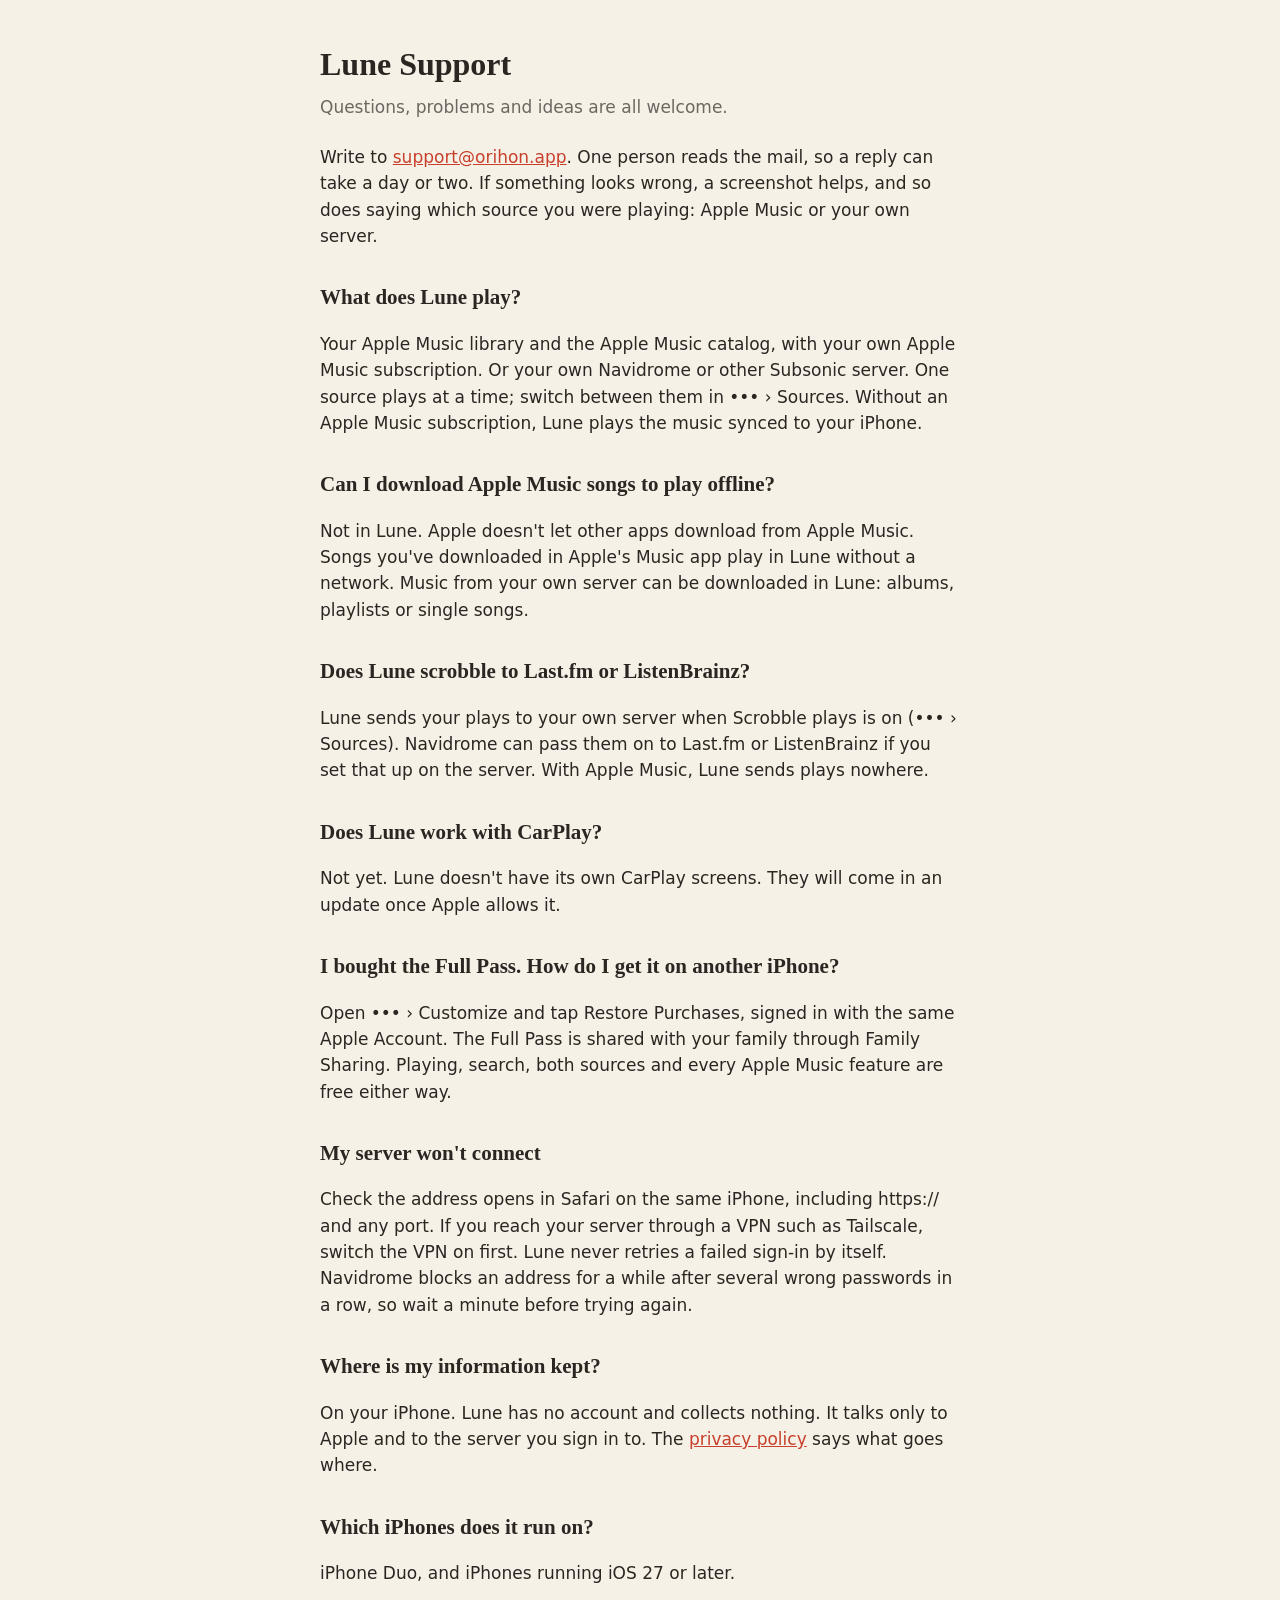
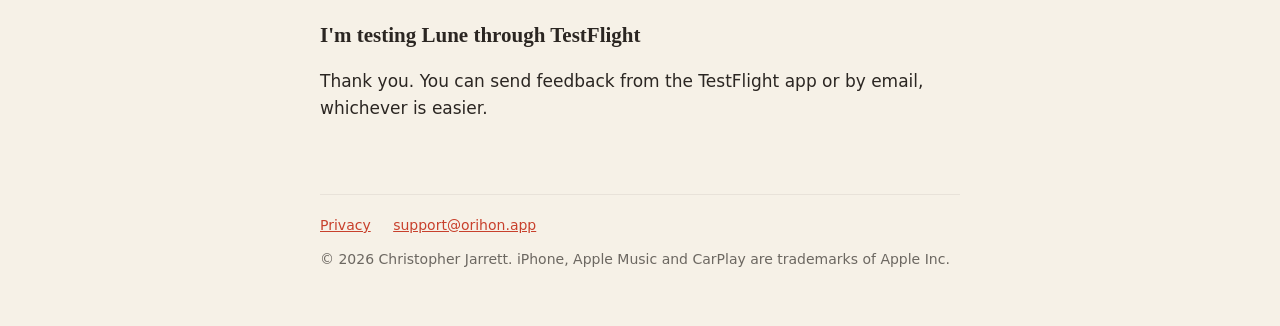
<file: lune/support/index.html>
<!doctype html>
<html lang="en">
<head>
<meta charset="utf-8">
<meta name="viewport" content="width=device-width, initial-scale=1">
<title>Lune Support</title>
<meta name="description" content="Help with Lune, the music player for your Apple Music library or your own Navidrome server, on iPhone Duo and iPhone.">
<link rel="canonical" href="https://orihon.app/lune/support/">
<link rel="stylesheet" href="../../style.css">
</head>
<body>
<main>
<h1>Lune Support</h1>
<p class="date">Questions, problems and ideas are all welcome.</p>

<p>Write to <a href="mailto:support@orihon.app">support@orihon.app</a>. One person reads the mail, so a reply can take a day or two. If something looks wrong, a screenshot helps, and so does saying which source you were playing: Apple Music or your own server.</p>

<h2>What does Lune play?</h2>
<p>Your Apple Music library and the Apple Music catalog, with your own Apple Music subscription. Or your own Navidrome or other Subsonic server. One source plays at a time; switch between them in ••• › Sources. Without an Apple Music subscription, Lune plays the music synced to your iPhone.</p>

<h2>Can I download Apple Music songs to play offline?</h2>
<p>Not in Lune. Apple doesn't let other apps download from Apple Music. Songs you've downloaded in Apple's Music app play in Lune without a network. Music from your own server can be downloaded in Lune: albums, playlists or single songs.</p>

<h2>Does Lune scrobble to Last.fm or ListenBrainz?</h2>
<p>Lune sends your plays to your own server when Scrobble plays is on (••• › Sources). Navidrome can pass them on to Last.fm or ListenBrainz if you set that up on the server. With Apple Music, Lune sends plays nowhere.</p>

<h2>Does Lune work with CarPlay?</h2>
<p>Not yet. Lune doesn't have its own CarPlay screens. They will come in an update once Apple allows it.</p>

<h2>I bought the Full Pass. How do I get it on another iPhone?</h2>
<p>Open ••• › Customize and tap Restore Purchases, signed in with the same Apple Account. The Full Pass is shared with your family through Family Sharing. Playing, search, both sources and every Apple Music feature are free either way.</p>

<h2>My server won't connect</h2>
<p>Check the address opens in Safari on the same iPhone, including https:// and any port. If you reach your server through a VPN such as Tailscale, switch the VPN on first. Lune never retries a failed sign-in by itself. Navidrome blocks an address for a while after several wrong passwords in a row, so wait a minute before trying again.</p>

<h2>Where is my information kept?</h2>
<p>On your iPhone. Lune has no account and collects nothing. It talks only to Apple and to the server you sign in to. The <a href="../privacy/">privacy policy</a> says what goes where.</p>

<h2>Which iPhones does it run on?</h2>
<p>iPhone Duo, and iPhones running iOS 27 or later.</p>

<h2>I'm testing Lune through TestFlight</h2>
<p>Thank you. You can send feedback from the TestFlight app or by email, whichever is easier.</p>
</main>

<footer>
  <nav>
    <a href="../privacy/">Privacy</a>
    <a href="mailto:support@orihon.app">support@orihon.app</a>
  </nav>
  <p>© 2026 Christopher Jarrett. iPhone, Apple Music and CarPlay are trademarks of Apple Inc.</p>
</footer>
</body>
</html>
</file>
<file: style.css>
/* Orihon site. One stylesheet, no scripts, no fonts or files from anywhere else. */
:root {
  color-scheme: light dark;
  --ink: #2b2622;
  --paper: #f6f1e7;
  --accent: #c8402c;
  --rule: rgba(43, 38, 34, .07);
  --soft: rgba(43, 38, 34, .68);
}
@media (prefers-color-scheme: dark) {
  :root {
    --ink: #ece4d6;
    --paper: #1d1a17;
    --accent: #e0a040;
    --rule: rgba(236, 228, 214, .06);
    --soft: rgba(236, 228, 214, .68);
  }
}

body {
  margin: 0;
  background: var(--paper);
  color: var(--ink);
  font: 17px/1.55 -apple-system, "SF Pro Text", system-ui, sans-serif;
  -webkit-text-size-adjust: 100%;
}
main { max-width: 640px; margin: 0 auto; padding: 40px 16px 32px; }
h1, h2 { font-family: "New York", ui-serif, Georgia, serif; font-weight: 600; }
h1 { font-size: 32px; margin: 0 0 4px; }
h2 { font-size: 21px; margin: 32px 0 8px; }
.date { color: var(--soft); margin: 0 0 24px; }
a { color: var(--accent); }

/* The front page sits on graph paper, like the book. */
body.paper {
  background-image:
    linear-gradient(var(--rule) 1px, transparent 1px),
    linear-gradient(90deg, var(--rule) 1px, transparent 1px);
  background-size: 14px 14px;
}

.masthead { padding: 32px 0 8px; }
.masthead img {
  display: block;
  width: 112px;
  height: 112px;
  border-radius: 22.4%;
  box-shadow: 0 6px 18px rgba(0, 0, 0, .18);
}
.masthead .dark { display: none; }
@media (prefers-color-scheme: dark) {
  .masthead .light { display: none; }
  .masthead .dark { display: block; }
}
.masthead h1 { font-size: 48px; line-height: 1.1; margin: 28px 0 0; }
.masthead h1 span { font-size: 26px; font-weight: 400; color: var(--soft); margin-left: 10px; white-space: nowrap; }
.tagline {
  font: 600 24px/1.3 "New York", ui-serif, Georgia, serif;
  margin: 12px 0 20px;
}
.lede { font-size: 19px; }

.seal {
  display: inline-block;
  border: 2px solid var(--accent);
  border-radius: 999px;
  color: var(--accent);
  font-size: 15px;
  font-weight: 600;
  padding: 6px 16px;
  margin: 12px 0 0;
}

footer {
  max-width: 640px;
  margin: 0 auto;
  padding: 24px 16px 56px;
  color: var(--soft);
  font-size: 14px;
}
footer nav { border-top: 1px solid var(--rule); padding-top: 20px; }
footer nav a { margin-right: 18px; white-space: nowrap; }
footer p { margin: 12px 0 0; }
</file>
